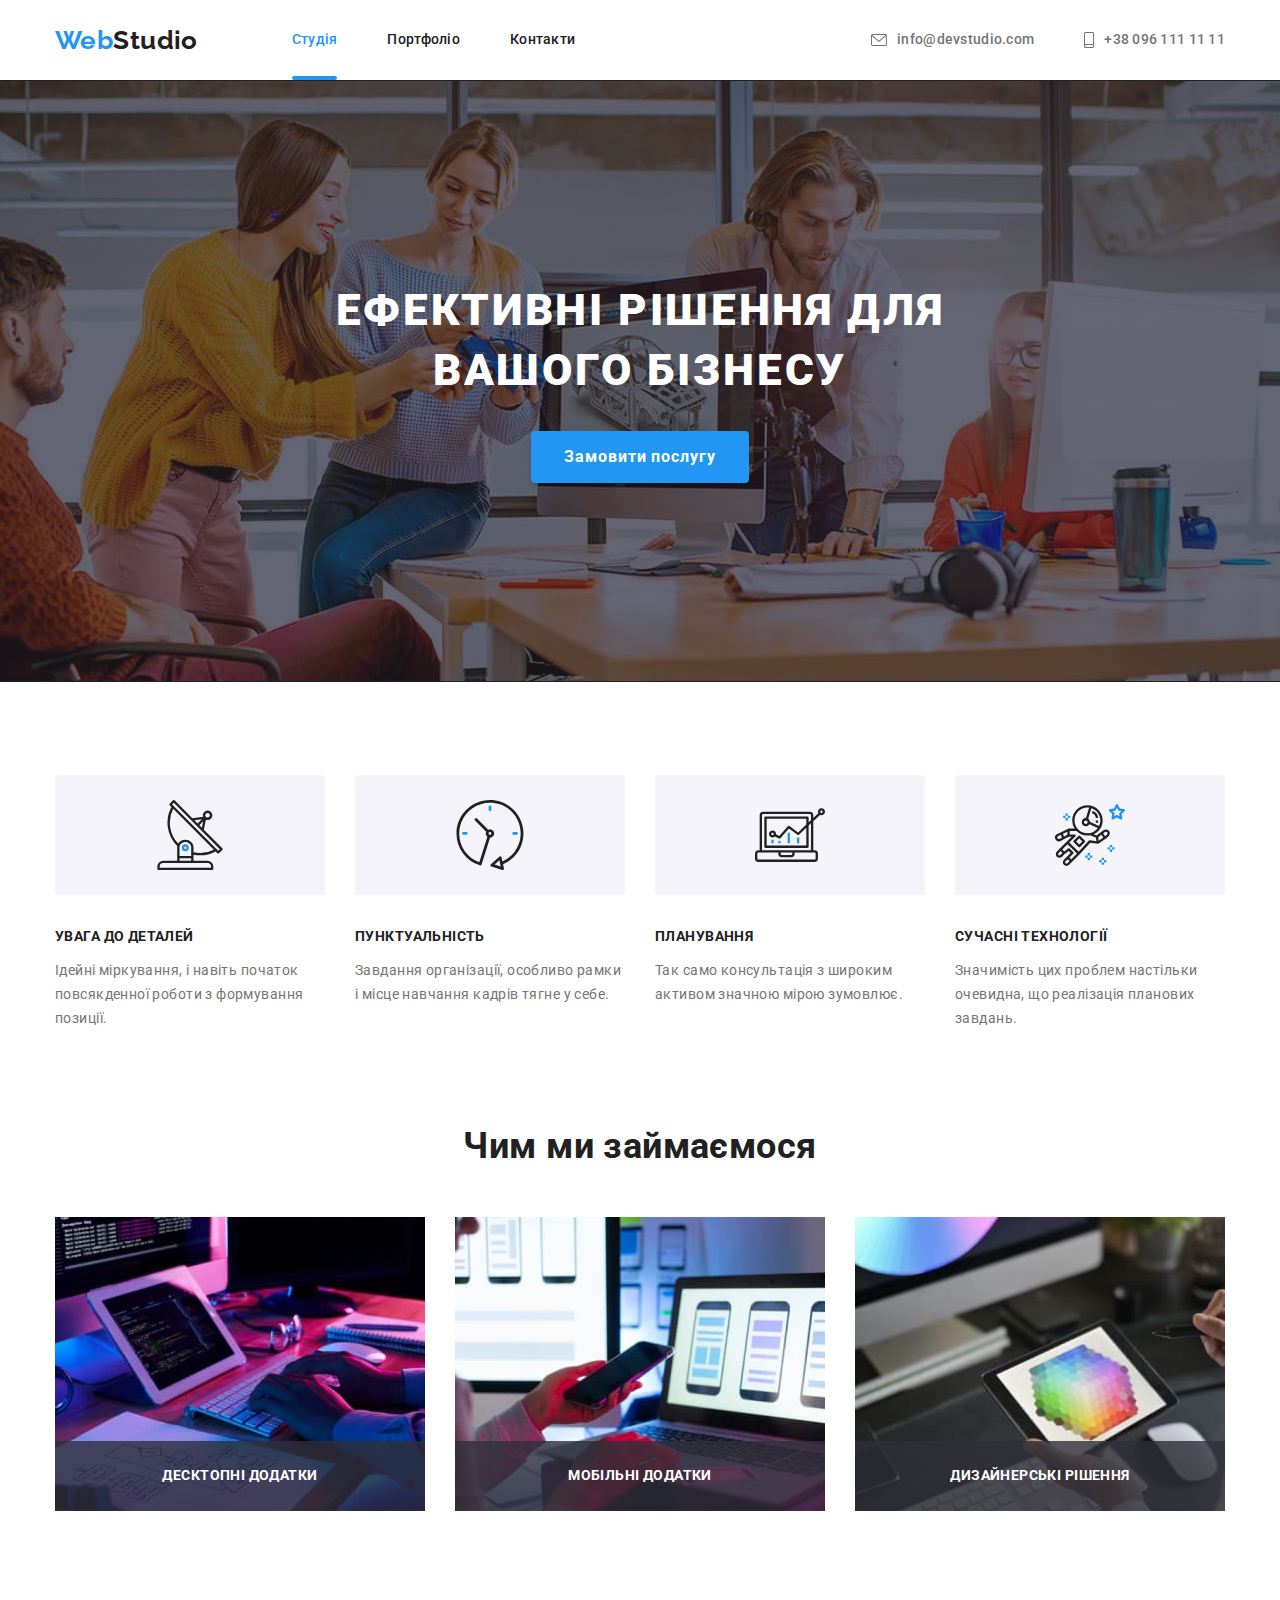
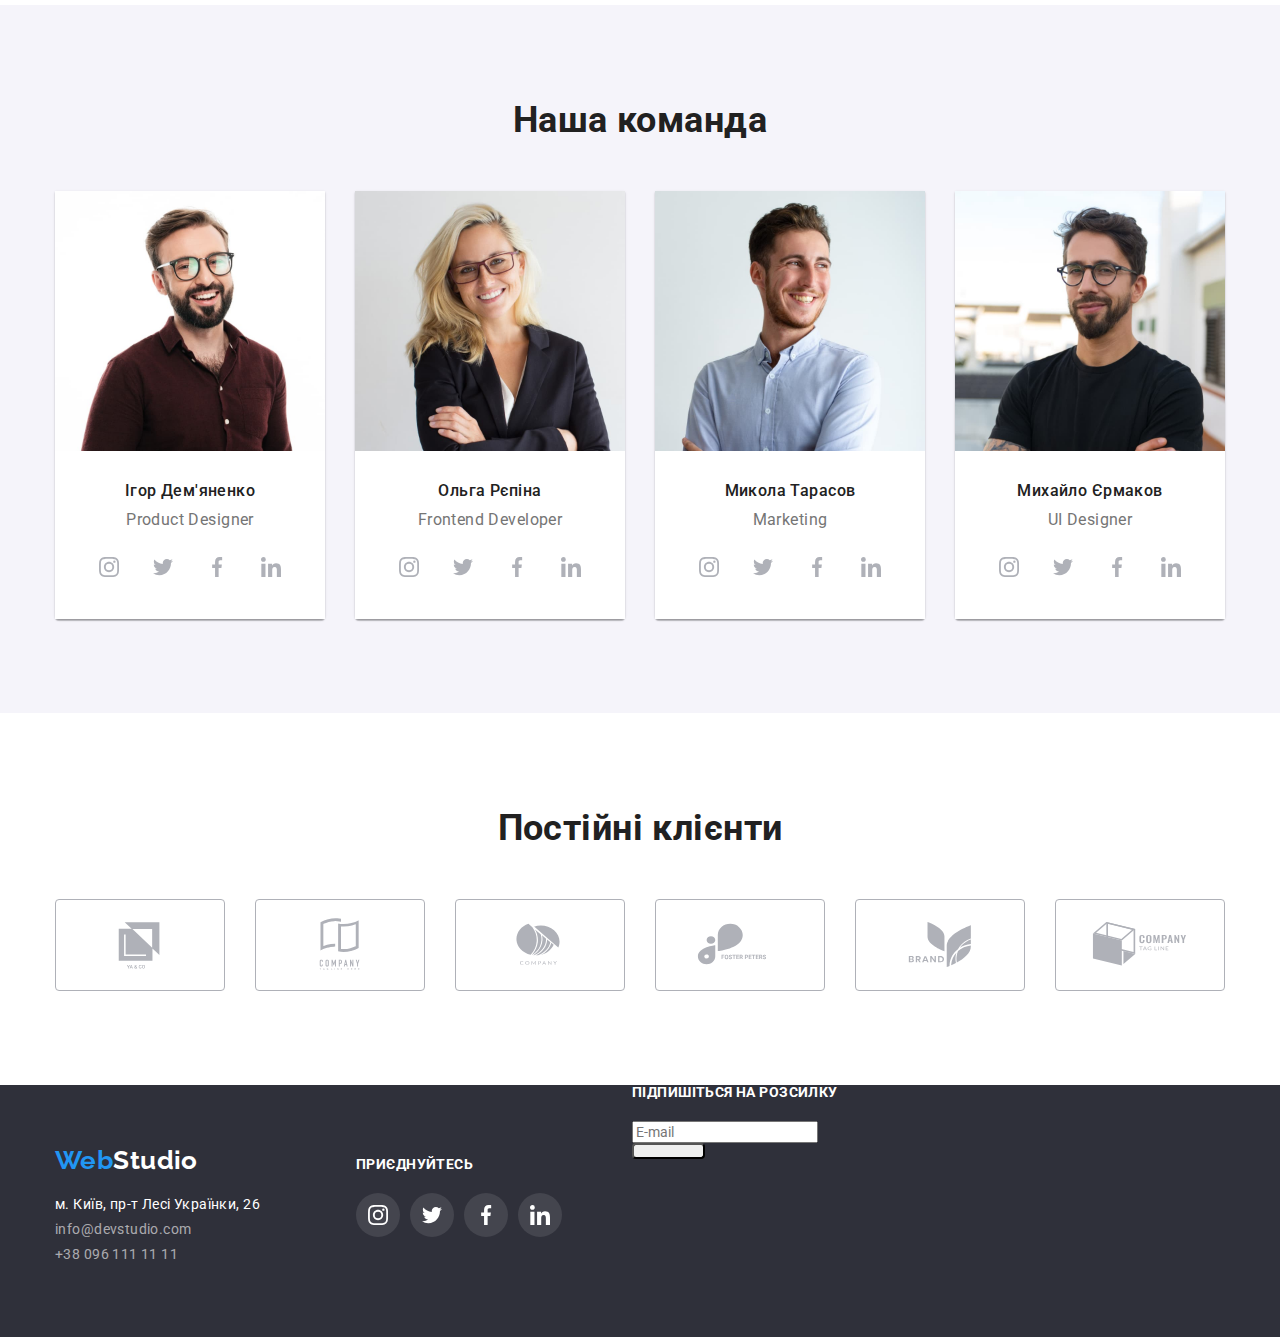
<file: index.html>
<!DOCTYPE html>
<html lang="uk">
  <head>
    <meta charset="UTF-8" />
    <meta http-equiv="X-UA-Compatible" content="IE=edge" />
    <meta name="viewport" content="width=device-width, initial-scale=1.0" />
    <title>Document</title>
    <link
      href="https://fonts.googleapis.com/css2?family=Raleway:wght@700&family=Roboto:wght@400;500;700;900&display=swap"
      rel="stylesheet"
    />
    <link
      rel="stylesheet"
      href="https://cdnjs.cloudflare.com/ajax/libs/modern-normalize/1.1.0/modern-normalize.min.css"
    />
    <link rel="stylesheet" href="./css/styles.css" />
  </head>

  <body>
    <!--Header-->

    <header class="page-header">
      <!-- LOGO -->
      <div class="container main-nav">
        <a href="./index.html" class="logo"
          ><span class="logo-part">Web</span>Studio</a
        >

        <!-- Site-nav -->

        <ul class="site-nav list">
          <li class="item">
            <a class="link current" href="./index.html">Студія</a>
          </li>
          <li class="item">
            <a class="link" href="./portfolio.html">Портфоліо</a>
          </li>
          <li class="item">
            <a href="" class="link">Контакти</a>
          </li>
        </ul>

        <!--Contacts-->

        <ul class="auth-nav">
          <li class="item">
            <a href="mailto:info@devstudio.com" class="link">
              <svg class="icon mail" width="16px" height="12px">
                <use href="./images/icons.svg#icon-envelope"></use>
              </svg>
              info@devstudio.com
            </a>
          </li>
          <li class="item">
            <a href="tel:+380961111111" class="link">
              <svg class="icon phone" width="10px" height="16px">
                <use href="./images/icons.svg#icon-smartphone"></use>
              </svg>
              +38 096 111 11 11
            </a>
          </li>
        </ul>
      </div>
    </header>

    <!--Main-->

    <main>
      <!--Hero-->

      <section class="hero overlay">
        <div class="container hero">
          <h1 class="hero-title">Ефективні рішення для вашого бізнесу</h1>
          <button type="button" class="button" data-modal-open>
            Замовити послугу
          </button>
        </div>
      </section>

      <!--Features-->

      <section class="section">
        <div class="container">
          <h2 class="visually-hidden">Переваги</h2>

          <ul class="features">
            <li class="items">
              <div class="wrp-icon">
                <svg class="icon">
                  <use href="./images/icons.svg#icon-antenna"></use>
                </svg>
              </div>
              <h3 class="title">УВАГА ДО ДЕТАЛЕЙ</h3>
              <p class="text">
                Ідейні міркування, і навіть початок повсякденної роботи з
                формування позиції.
              </p>
            </li>
            <li class="items">
              <div class="wrp-icon">
                <svg class="icon">
                  <use href="./images/icons.svg#icon-clock"></use>
                </svg>
              </div>
              <h3 class="title">ПУНКТУАЛЬНІСТЬ</h3>
              <p class="text">
                Завдання організації, особливо рамки і місце навчання кадрів
                тягне у себе.
              </p>
            </li>
            <li class="items">
              <div class="wrp-icon">
                <svg class="icon">
                  <use href="./images/icons.svg#icon-diagram"></use>
                </svg>
              </div>
              <h3 class="title">ПЛАНУВАННЯ</h3>
              <p class="text">
                Так само консультація з широким активом значною мірою зумовлює.
              </p>
            </li>
            <li class="items">
              <div class="wrp-icon">
                <svg class="icon">
                  <use href="./images/icons.svg#icon-astronaut"></use>
                </svg>
              </div>
              <h3 class="title">СУЧАСНІ ТЕХНОЛОГІЇ</h3>
              <p class="text">
                Значимість цих проблем настільки очевидна, що реалізація
                планових завдань.
              </p>
            </li>
          </ul>
        </div>
      </section>

      <!--What we do-->

      <section class="section what-we-do">
        <div class="container">
          <h2 class="section-title">Чим ми займаємося</h2>

          <ul class="works">
            <li class="items">
              <img src="./images/box-1.jpg" alt="Розробка" width="370" />
              <div class="img-desc">
                <h4 class="img-overlay-title">Десктопні додатки</h4>
              </div>
            </li>
            <li class="items">
              <img src="./images/box-2.jpg" alt="Стилізація" width="370" />
              <div class="img-desc">
                <h4 class="img-overlay-title">Мобільні додатки</h4>
              </div>
            </li>
            <li class="items">
              <img src="./images/box-3.jpg" alt="Дизайн" width="370" />
              <div class="img-desc">
                <h4 class="img-overlay-title">Дизайнерські рішення</h4>
              </div>
            </li>
          </ul>
        </div>
      </section>

      <!--Our Team-->

      <section class="section team">
        <div class="container team">
          <h2 class="section-title">Наша команда</h2>
          <ul class="team-list">
            <li class="item">
              <img src="./images/team-1.jpg" alt="Photo1" width="270" />
              <div class="description">
                <h3 class="title">Ігор Дем'яненко</h3>
                <p class="position">Product Designer</p>

                <ul class="team-links">
                  <li class="links-item">
                    <a href="" class="link">
                      <svg class="icon">
                        <use
                          href="./images/icons.svg#icon-instagram"
                        ></use></svg
                    ></a>
                  </li>
                  <li class="links-item">
                    <a href="" class="link">
                      <svg class="icon">
                        <use href="./images/icons.svg#icon-twitter"></use></svg
                    ></a>
                  </li>
                  <li class="links-item">
                    <a href="" class="link">
                      <svg class="icon">
                        <use href="./images/icons.svg#icon-facebook"></use></svg
                    ></a>
                  </li>
                  <li class="links-item">
                    <a href="" class="link">
                      <svg class="icon">
                        <use href="./images/icons.svg#icon-linkedin"></use></svg
                    ></a>
                  </li>
                </ul>
              </div>
            </li>
            <li class="item">
              <img src="./images/team-2.jpg" alt="Photo2" width="270" />
              <div class="description">
                <h3 class="title">Ольга Рєпіна</h3>
                <p class="position">Frontend Developer</p>
                <ul class="team-links">
                  <li class="links-item">
                    <a href="" class="link">
                      <svg class="icon">
                        <use
                          href="./images/icons.svg#icon-instagram"
                        ></use></svg
                    ></a>
                  </li>
                  <li class="links-item">
                    <a href="" class="link">
                      <svg class="icon">
                        <use href="./images/icons.svg#icon-twitter"></use></svg
                    ></a>
                  </li>
                  <li class="links-item">
                    <a href="" class="link">
                      <svg class="icon">
                        <use href="./images/icons.svg#icon-facebook"></use></svg
                    ></a>
                  </li>
                  <li class="links-item">
                    <a href="" class="link">
                      <svg class="icon">
                        <use href="./images/icons.svg#icon-linkedin"></use></svg
                    ></a>
                  </li>
                </ul>
              </div>
            </li>
            <li class="item">
              <img src="./images/team-3.jpg" alt="Photo3" width="270" />
              <div class="description">
                <h3 class="title">Микола Тарасов</h3>
                <p class="position">Marketing</p>
                <ul class="team-links">
                  <li class="links-item">
                    <a href="" class="link">
                      <svg class="icon">
                        <use
                          href="./images/icons.svg#icon-instagram"
                        ></use></svg
                    ></a>
                  </li>
                  <li class="links-item">
                    <a href="" class="link">
                      <svg class="icon">
                        <use href="./images/icons.svg#icon-twitter"></use></svg
                    ></a>
                  </li>
                  <li class="links-item">
                    <a href="" class="link">
                      <svg class="icon">
                        <use href="./images/icons.svg#icon-facebook"></use></svg
                    ></a>
                  </li>
                  <li class="links-item">
                    <a href="" class="link">
                      <svg class="icon">
                        <use href="./images/icons.svg#icon-linkedin"></use></svg
                    ></a>
                  </li>
                </ul>
              </div>
            </li>
            <li class="item">
              <img src="./images/team-4.jpg" alt="Photo4" width="270" />
              <div class="description">
                <h3 class="title">Михайло Єрмаков</h3>
                <p class="position">UI Designer</p>
                <ul class="team-links">
                  <li class="links-item">
                    <a href="" class="link">
                      <svg class="icon">
                        <use
                          href="./images/icons.svg#icon-instagram"
                        ></use></svg
                    ></a>
                  </li>
                  <li class="links-item">
                    <a href="" class="link">
                      <svg class="icon">
                        <use href="./images/icons.svg#icon-twitter"></use></svg
                    ></a>
                  </li>
                  <li class="links-item">
                    <a href="" class="link">
                      <svg class="icon">
                        <use href="./images/icons.svg#icon-facebook"></use></svg
                    ></a>
                  </li>
                  <li class="links-item">
                    <a href="" class="link">
                      <svg class="icon">
                        <use href="./images/icons.svg#icon-linkedin"></use></svg
                    ></a>
                  </li>
                </ul>
              </div>
            </li>
          </ul>
        </div>
      </section>

      <!-- Clients -->

      <section class="section">
        <div class="container">
          <h2 class="section-title">Постійні клієнти</h2>
          <ul class="clients">
            <li class="item">
              <a href="" class="link">
                <svg class="icon-client">
                  <use href="./images/icons.svg#icon-Logo1"></use>
                </svg>
              </a>
            </li>
            <li class="item">
              <a href="" class="link">
                <svg class="icon-client">
                  <use href="./images/icons.svg#icon-Logo2"></use>
                </svg>
              </a>
            </li>
            <li class="item">
              <a href="" class="link"
                ><svg class="icon-client">
                  <use href="./images/icons.svg#icon-Logo3"></use></svg
              ></a>
            </li>
            <li class="item">
              <a href="" class="link"
                ><svg class="icon-client">
                  <use href="./images/icons.svg#icon-Logo4"></use></svg
              ></a>
            </li>
            <li class="item">
              <a href="" class="link"
                ><svg class="icon-client">
                  <use href="./images/icons.svg#icon-Logo5"></use></svg
              ></a>
            </li>
            <li class="item">
              <a href="" class="link"
                ><svg class="icon-client">
                  <use href="./images/icons.svg#icon-Logo6"></use></svg
              ></a>
            </li>
          </ul>
        </div>
      </section>
    </main>

    <!--Footer-->

    <footer class="footer">
      <div class="footer-content container">
        <!-- Adress -->

        <div class="item address">
          <a href="./index.html" class="logo"
            ><span class="logo-part">Web</span>Studio</a
          >

          <ul class="address-list">
            <li>
              <a href="" class="link map">м. Київ, пр-т Лесі Українки, 26</a>
            </li>
            <li>
              <a href="mailto:info@devstudio.com" class="link"
                >info@devstudio.com
              </a>
            </li>
            <li>
              <a href="tel:+380961111111" class="link tel"
                >+38 096 111 11 11
              </a>
            </li>
          </ul>
        </div>

        <!-- Social -->
        <!-- <div class="socials"> -->
        <div class="item socials">
          <h3 class="footer-title">Приєднуйтесь</h3>
          <ul class="socials-links">
            <li class="links-item">
              <a href="" class="link">
                <svg class="icon">
                  <use href="./images/icons.svg#icon-instagram"></use></svg
              ></a>
            </li>
            <li class="links-item">
              <a href="" class="link">
                <svg class="icon">
                  <use href="./images/icons.svg#icon-twitter"></use></svg
              ></a>
            </li>
            <li class="links-item">
              <a href="" class="link">
                <svg class="icon">
                  <use href="./images/icons.svg#icon-facebook"></use></svg
              ></a>
            </li>
            <li class="links-item">
              <a href="" class="link">
                <svg class="icon">
                  <use href="./images/icons.svg#icon-linkedin"></use></svg
              ></a>
            </li>
          </ul>
        </div>

        <!-- Sign up -->

        <div class="item sign-up">
          <h3 class="footer-title">Підпишіться на розсилку</h3>

          <label>
            <input type="email" name="user_email" placeholder="E-mail" />
          </label>
          <button class="submit button" type="submit"></button>
        </div>
      </div>
      <!-- </div> -->
    </footer>

    <!-- Modal window -->

    <div class="backdrop is-hidden" data-modal>
      <div class="modal">
        <button class="modal-button" type="button" data-modal-close>
          <svg>
            <use href="./images/icons.svg#icon-close-black-cross"></use>
          </svg>
        </button>

        <!-- Form -->

        <form class="modal-form">
          <h3 class="form-title">Залиште свої дані, ми вам передзвонимо</h3>
          <div class="form-field">
            <label class="form-label" for="name">Ім'я</label>
            <input class="form-input" type="name" name="user_name" id="name" />
          </div>
          <div class="form-field">
            <label class="form-label" for="tel">Телефон></label>
            <input class="form-input" type="tel" name="user_phone" id="tel" />
          </div>
          <div class="form-field">
            <label class="form-label" for="mail">Пошта</label>
            <input
              class="form-input"
              type="email"
              name="user_email"
              id="mail"
            />
          </div>
          <div class="form-field">
            <label class="form-label textarea" for="feedback">Коментар </label>
            <textarea
              class="form-input"
              name="feedback"
              rows="8"
              placeholder="Введіть текст"
            ></textarea>
          </div>
          <div class="form-field">
            <label>
              <input
                type="checkbox"
                name="agreement"
                value="confirmed"
                checked
              />
              Погоджуюся з розсилкою та приймаю <a href="">Умови договору</a>
            </label>
          </div>
          <button class="form-button button" type="submit">Відправити</button>
        </form>
      </div>
    </div>

    <script src="./js/modal,js"></script>
  </body>
</html>
</file>
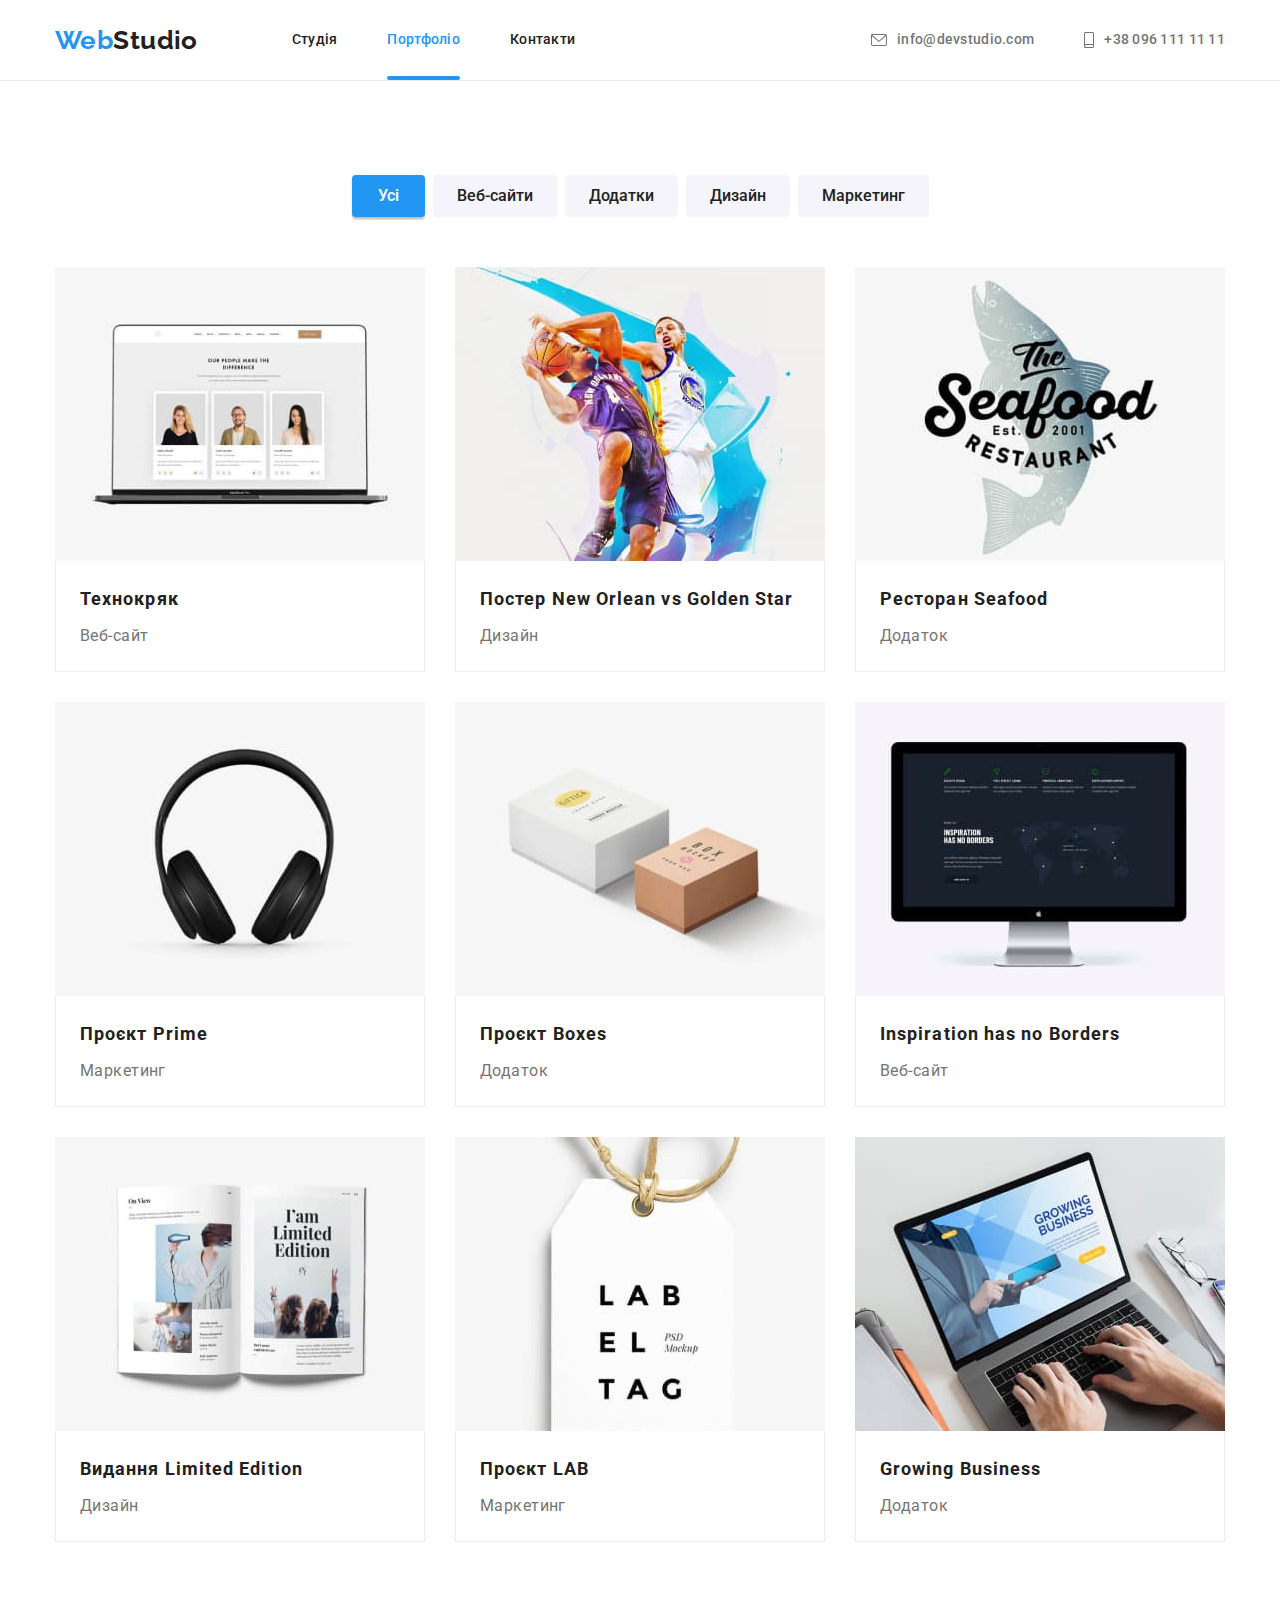
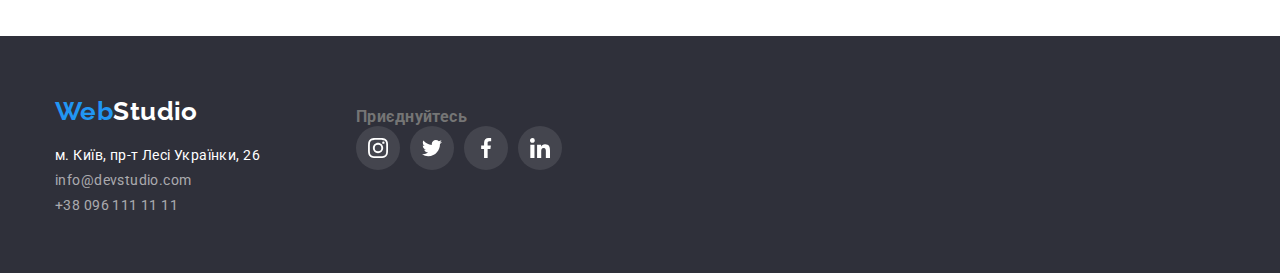
<file: portfolio.html>
<!DOCTYPE html>
<html lang="uk">
  <head>
    <meta charset="UTF-8" />
    <meta http-equiv="X-UA-Compatible" content="IE=edge" />
    <meta name="viewport" content="width=device-width, initial-scale=1.0" />
    <title>Document</title>
    <link
      href="https://fonts.googleapis.com/css2?family=Raleway:wght@700&family=Roboto:wght@400;500;700;900&display=swap"
      rel="stylesheet"
    />
    <link
      rel="stylesheet"
      href="https://cdnjs.cloudflare.com/ajax/libs/modern-normalize/1.1.0/modern-normalize.min.css"
    />
    <link rel="stylesheet" href="./css/styles.css" />
  </head>

  <body>
    <!--Header-->

    <header class="page-header">
      <!-- LOGO -->
      <div class="container main-nav">
        <a href="./index.html" class="logo"
          ><span class="logo-part">Web</span>Studio</a
        >

        <!-- Site-nav -->

        <ul class="site-nav list">
          <li class="item">
            <a class="link" href="./index.html">Студія</a>
          </li>
          <li class="item">
            <a class="link current" href="./portfolio.html">Портфоліо</a>
          </li>
          <li class="item">
            <a href="" class="link">Контакти</a>
          </li>
        </ul>

        <!--Contacts-->

        <ul class="auth-nav">
          <li class="item">
            <a href="mailto:info@devstudio.com" class="link">
              <svg class="icon mail" width="16px" height="12px">
                <use href="images/icons.svg#icon-envelope"></use>
              </svg>
              info@devstudio.com
            </a>
          </li>
          <li class="item">
            <a href="tel:+380961111111" class="link">
              <svg class="icon phone" width="10px" height="16px">
                <use href="images/icons.svg#icon-smartphone"></use>
              </svg>
              +38 096 111 11 11
            </a>
          </li>
        </ul>
      </div>
    </header>

    <!--Main-->

    <main>
      <section class="section">
        <div class="container">
          <h1 class="visually-hidden">Our works</h1>
          <!-- Filters -->

          <ul class="filters">
            <li class="item">
              <button type="button" class="button primary">Усі</button>
            </li>
            <li class="item">
              <button type="button" class="button secondary">Веб-сайти</button>
            </li>
            <li class="item">
              <button type="button" class="button secondary">Додатки</button>
            </li>
            <li class="item">
              <button type="button" class="button secondary">Дизайн</button>
            </li>
            <li class="item">
              <button type="button" class="button secondary">Маркетинг</button>
            </li>
          </ul>

          <!-- Projects Cards -->

          <ul class="projects">
            <li class="project">
              <a class="project-link" href="">
                <div class="project-thumb">
                  <img
                    class="img"
                    src="./images/project-1.jpg"
                    alt="Вебсайт Технокряк"
                  />
                  <p class="thumb-text">
                    Ресурс пропонує комплексні пропозиції з різним рівнем
                    функціоналу та сервісів. Все це дозволить відвідувачу
                    отримати вичерпні відомості про компанію чи приватну особу.
                  </p>
                </div>
                <div class="wrp-img">
                  <h2 class="img-title">Технокряк</h2>
                  <p class="img-description">Веб-сайт</p>
                </div>
              </a>
            </li>
            <li class="project">
              <a class="project-link" href="">
                <div class="project-thumb">
                  <img
                    class="img"
                    src="./images/project-2.jpg"
                    alt="Постер New Orlean vs Golden Star"
                  />
                  <p class="thumb-text">
                    Ресурс пропонує комплексні пропозиції з різним рівнем
                    функціоналу та сервісів. Все це дозволить відвідувачу
                    отримати вичерпні відомості про компанію чи приватну особу.
                  </p>
                </div>
                <div class="wrp-img">
                  <h2 class="img-title">Постер New Orlean vs Golden Star</h2>
                  <p class="img-description">Дизайн</p>
                </div>
              </a>
            </li>
            <li class="project">
              <a class="project-link" href="">
                <div class="project-thumb">
                  <img
                    class="img"
                    src="./images/project-3.jpg"
                    alt="Ресторан Seafood"
                  />
                  <p class="thumb-text">
                    Ресурс пропонує комплексні пропозиції з різним рівнем
                    функціоналу та сервісів. Все це дозволить відвідувачу
                    отримати вичерпні відомості про компанію чи приватну особу.
                  </p>
                </div>
                <div class="wrp-img">
                  <h2 class="img-title">Ресторан Seafood</h2>
                  <p class="img-description">Додаток</p>
                </div>
              </a>
            </li>
            <li class="project">
              <a class="project-link" href="">
                <div class="project-thumb">
                  <img
                    class="img"
                    src="./images/project-4.jpg"
                    alt="Проєкт Prime"
                  />
                  <p class="thumb-text">
                    Ресурс пропонує комплексні пропозиції з різним рівнем
                    функціоналу та сервісів. Все це дозволить відвідувачу
                    отримати вичерпні відомості про компанію чи приватну особу.
                  </p>
                </div>
                <div class="wrp-img">
                  <h2 class="img-title">Проєкт Prime</h2>
                  <p class="img-description">Маркетинг</p>
                </div>
              </a>
            </li>
            <li class="project">
              <a class="project-link" href="">
                <div class="project-thumb">
                  <img
                    class="img"
                    src="./images/project-5.jpg"
                    alt="Проєкт Boxes"
                  />
                  <p class="thumb-text">
                    Ресурс пропонує комплексні пропозиції з різним рівнем
                    функціоналу та сервісів. Все це дозволить відвідувачу
                    отримати вичерпні відомості про компанію чи приватну особу.
                  </p>
                </div>
                <div class="wrp-img">
                  <h2 class="img-title">Проєкт Boxes</h2>
                  <p class="img-description">Додаток</p>
                </div>
              </a>
            </li>
            <li class="project">
              <a class="project-link" href="">
                <div class="project-thumb">
                  <img
                    class="img"
                    src="./images/project-6.jpg"
                    alt="Веб-сайт Inspiration has no Borders"
                  />
                  <p class="thumb-text">
                    Ресурс пропонує комплексні пропозиції з різним рівнем
                    функціоналу та сервісів. Все це дозволить відвідувачу
                    отримати вичерпні відомості про компанію чи приватну особу.
                  </p>
                </div>
                <div class="wrp-img">
                  <h2 class="img-title">Inspiration has no Borders</h2>
                  <p class="img-description">Веб-сайт</p>
                </div>
              </a>
            </li>
            <li class="project">
              <a class="project-link" href="">
                <div class="project-thumb">
                  <img
                    class="img"
                    src="./images/project-7.jpg"
                    alt="Видання Limited Edition"
                  />
                  <p class="thumb-text">
                    Ресурс пропонує комплексні пропозиції з різним рівнем
                    функціоналу та сервісів. Все це дозволить відвідувачу
                    отримати вичерпні відомості про компанію чи приватну особу.
                  </p>
                </div>
                <div class="wrp-img">
                  <h2 class="img-title">Видання Limited Edition</h2>
                  <p class="img-description">Дизайн</p>
                </div>
              </a>
            </li>
            <li class="project">
              <a class="project-link" href="">
                <div class="project-thumb">
                  <img
                    class="img"
                    src="./images/project-8.jpg"
                    alt="Проєкт LAB"
                  />
                  <p class="thumb-text">
                    Ресурс пропонує комплексні пропозиції з різним рівнем
                    функціоналу та сервісів. Все це дозволить відвідувачу
                    отримати вичерпні відомості про компанію чи приватну особу.
                  </p>
                </div>
                <div class="wrp-img">
                  <h2 class="img-title">Проєкт LAB</h2>
                  <p class="img-description">Маркетинг</p>
                </div>
              </a>
            </li>
            <li class="project">
              <a class="project-link" href="">
                <div class="project-thumb">
                  <img
                    class="img"
                    src="./images/project-9.jpg"
                    alt="Додаток Growing Business"
                  />
                  <p class="thumb-text">
                    Ресурс пропонує комплексні пропозиції з різним рівнем
                    функціоналу та сервісів. Все це дозволить відвідувачу
                    отримати вичерпні відомості про компанію чи приватну особу.
                  </p>
                </div>
                <div class="wrp-img">
                  <h2 class="img-title">Growing Business</h2>
                  <p class="img-description">Додаток</p>
                </div>
              </a>
            </li>
          </ul>
        </div>
      </section>
    </main>

    <!--Footer-->

    <footer class="footer">
      <div class="footer-content container">
        <!-- Adress -->

        <div class="item address">
          <a href="./index.html" class="logo"
            ><span class="logo-part">Web</span>Studio</a
          >

          <ul class="address-list">
            <li>
              <a href="" class="link map">м. Київ, пр-т Лесі Українки, 26</a>
            </li>
            <li>
              <a href="mailto:info@devstudio.com" class="link"
                >info@devstudio.com
              </a>
            </li>
            <li>
              <a href="tel:+380961111111" class="link tel"
                >+38 096 111 11 11
              </a>
            </li>
          </ul>
        </div>

        <!-- Social -->
        <div class="item socials">
          <h3 class="title">Приєднуйтесь</h3>
          <ul class="socials-links">
            <li class="links-item">
              <a href="" class="link">
                <svg class="icon">
                  <use href="./images/icons.svg#icon-instagram"></use></svg
              ></a>
            </li>
            <li class="links-item">
              <a href="" class="link">
                <svg class="icon">
                  <use href="./images/icons.svg#icon-twitter"></use></svg
              ></a>
            </li>
            <li class="links-item">
              <a href="" class="link">
                <svg class="icon">
                  <use href="./images/icons.svg#icon-facebook"></use></svg
              ></a>
            </li>
            <li class="links-item">
              <a href="" class="link">
                <svg class="icon">
                  <use href="./images/icons.svg#icon-linkedin"></use></svg
              ></a>
            </li>
          </ul>
        </div>
      </div>
    </footer>
  </body>
</html>
</file>
<file: css/styles.css>
:root {
  --primary-text-color: #757575;
  --title-color: #212121;
  --accent-color: #2196f3;
  --button-text-color: #ffffff;
  --primary-background-color: #fff;
  --secondary-background-color: #f5f4fa;
}

body {
  margin: 0;
  background-color: var(--primary-background-color);
  color: var(--primary-text-color);
  font-family: 'Roboto', sans-serif;
  font-size: 14px;
  letter-spacing: 0.03em;
}

/* Utilites */

ul {
  list-style: none;
  padding: 0;
  margin: 0;
}

h1,
h2,
h3,
h4,
h5,
h6,
p {
  margin: 0;
}

img {
  display: block;
  width: 100%;
  height: auto;
}

a {
  text-decoration: none;
  color: inherit;
}

/* Page-header */

.page-header {
  border-bottom: 1px solid #ececec;
}

.container {
  width: 1200px;
  padding-left: 15px;
  padding-right: 15px;
  margin-left: auto;
  margin-right: auto;
}

.main-nav {
  display: flex;
  align-items: center;
  justify-content: space-between;
  margin-bottom: 0;
}

/* LOGO */

.logo {
  color: var(--title-color);
  font-family: Raleway, sans-serif;
  font-weight: 700;
  font-size: 26px;
  line-height: 1.19;
  text-decoration: none;
  transition-property: color;
  transition-duration: 250ms;
  transition-timing-function: cubic-bezier(0.4, 0, 0.2, 1);
}

.logo-part {
  color: var(--accent-color);
}

.logo:hover,
.logo:focus {
  color: var(--accent-color);
}

/* site-nav */

.site-nav {
  margin-left: 94px;
}

.site-nav.list {
  display: flex;
}

.site-nav .item + .item {
  margin-left: 50px;
}

.site-nav .link {
  position: relative;
  display: block;
  color: var(--title-color);
  font-weight: 500;
  font-size: 14px;
  line-height: 1.14;
  letter-spacing: 0.02em;
  text-decoration: none;
  padding-top: 32px;
  padding-bottom: 32px;
  transition-property: color;
  transition-duration: 250ms;
  transition-timing-function: cubic-bezier(0.4, 0, 0.2, 1);
}

.site-nav .link:hover,
.site-nav .link:focus {
  color: var(--accent-color);
}

.site-nav .item {
}

.site-nav .link.current {
  color: var(--accent-color);
}

.site-nav .link.current::after {
  content: '';
  display: block;
  width: 100%;
  height: 4px;
  background: var(--accent-color);
  border-radius: 2px;
  position: absolute;
  bottom: 0;
  left: 0;
  opacity: 1;
}

.auth-nav {
  display: flex;
  margin-left: auto;
  justify-content: center;
  align-content: center;
}

.auth-nav .item + .item {
  margin-left: 50px;
}

.auth-nav .link {
  display: flex;
  gap: 10px;
  padding-top: 32px;
  padding-bottom: 32px;
  color: var(--primary-text-color);
  font-weight: 500;
  font-size: 14px;
  line-height: 1.14;
  letter-spacing: 0.02em;
  text-decoration: none;
  align-items: center;
  transition-property: color, fill;
  transition-duration: 250ms;
  transition-timing-function: cubic-bezier(0.4, 0, 0.2, 1);
}

.auth-nav .link:hover,
.auth-nav .link:focus {
  color: var(--accent-color);
}

.icon.mail,
.icon.phone {
  fill: var(--primary-text-color);
  transition-property: fill;
  transition-duration: 250ms;
  transition-timing-function: cubic-bezier(0.4, 0, 0.2, 1);
}

.auth-nav .link:hover .icon.mail,
.auth-nav .link:focus .icon.mail,
.auth-nav .link:hover .icon.phone,
.auth-nav .link:focus .icon.phone {
  fill: var(--accent-color);
}

/* Hero */

.overlay {
  max-width: 1600px;
  height: 600px;
  margin-left: auto;
  margin-right: auto;
  outline: 1px solid var(--title-color);
  background-color: #2f303a;
  background-image: linear-gradient(
      to right,
      rgba(47, 48, 58, 0.4),
      rgba(47, 48, 58, 0.4)
    ),
    url(../images/BGI-hero.jpg);
  background-size: cover;
  background-position: center;
}

.container.hero {
  padding-top: 200px;
  padding-bottom: 200px;
  text-align: center;
}

.overlay.hero {
}

.hero-title {
  width: 696px;
  margin-top: 0;
  margin-bottom: 30px;
  margin-left: auto;
  margin-right: auto;
  color: var(--button-text-color);
  font-weight: 900;
  font-size: 44px;
  line-height: 1.36;
  letter-spacing: 0.06em;
  text-transform: uppercase;
}

.hero .button {
  display: inline-block;
  background-color: var(--accent-color);
  color: var(--button-text-color);
  font-family: inherit;
  font-weight: 700;
  font-size: 16px;
  line-height: 1.87;
  letter-spacing: 0.06em;
  cursor: pointer;
  box-shadow: 0px 4px 4px rgba(0, 0, 0, 0.15);
  border-radius: 4px;
  padding: 10px 32px;
  text-align: center;
  border: 1px solid transparent;
  transition-property: background-color;
  transition-duration: 250ms;
  transition-timing-function: cubic-bezier(0.4, 0, 0.2, 1);
}

.hero .button:hover,
.hero .button:focus {
  background-color: #188ce8;
}

/* Section */

.section {
  padding-top: 94px;
  padding-bottom: 94px;
}

.visually-hidden {
  position: absolute;
  white-space: nowrap;
  width: 1px;
  height: 1px;
  overflow: hidden;
  border: 0;
  padding: 0;
  clip: rect(0 0 0 0);
  clip-path: inset(50%);
  margin: -1px;
}

.features {
  display: flex;
  gap: 30px;
}

.features .item {
  width: 270px;
}

.features .wrp-icon {
  display: flex;
  width: 270px;
  height: 120px;
  padding: 0;
  margin-bottom: 30px;
  border: none;
  background-color: var(--secondary-background-color);
  border-radius: 4px;
  align-items: center;
  justify-content: center;
}

.wrp-icon .icon {
  width: 70px;
  height: 70px;
}

.section-title {
  margin-bottom: 50px;
  color: var(--title-color);
  font-weight: 700;
  font-size: 36px;
  line-height: 1.17;
  text-align: center;
}

.features .title {
  margin-bottom: 10px;
  color: var(--title-color);
  font-weight: 700;
  font-size: 14px;
  line-height: 1.71;
}

.features .text {
  color: var(--primary-text-color);
  font-size: 14px;
  line-height: 1.71;
}

/* what do we do */

.section.what-we-do {
  padding-top: 0;
}

.works {
  display: flex;
  gap: 30px;
}

.works .items {
  position: relative;
}

.works .img-desc {
  width: 100%;
  height: 70px;
  background-color: rgba(47, 48, 58, 0.8);
  padding: 27px;
  text-align: center;
  position: absolute;
  bottom: 0;
  left: 0;
}

.img-overlay-title {
  font-weight: 700;
  font-size: 14px;
  line-height: 1.14;
  text-transform: uppercase;
  color: var(--button-text-color);
}

/* TEAM */

.section.team {
  background-color: var(--secondary-background-color);
}

.team-list {
  display: flex;
  gap: 30px;
}

.team-list .item {
  width: 270px;
  height: 428px;
  box-shadow: 0px 1px 3px rgba(0, 0, 0, 0.12), 0px 1px 1px rgba(0, 0, 0, 0.14),
    0px 2px 1px rgba(0, 0, 0, 0.2);
  border-radius: 0px 0px 4px 4px;
}

.team-list .description {
  padding-top: 30px;
  padding-bottom: 30px;
  text-align: center;
  background-color: var(--primary-background-color);
}
.team-list .title {
  margin-bottom: 10px;
  color: var(--title-color);
  font-weight: 500;
  font-size: 16px;
  line-height: 1.19;
}

.team-list .position {
  font-size: 16px;
  line-height: 1.19;
  margin-bottom: 16px;
}

.team-links {
  display: flex;
  margin-right: auto;
  margin-left: auto;
  gap: 10px;
  width: 206px;
  height: 44px;
}

.team-links .link {
  display: flex;
  width: 44px;
  height: 44px;
  justify-content: center;
  align-items: center;
  border-radius: 50%;
  transition-property: background-color;
  transition-duration: 250ms;
  transition-timing-function: cubic-bezier(0.4, 0, 0.2, 1);
}

.team-list .link:hover,
.team-list .link:focus {
  background-color: var(--accent-color);
}

.team-list .icon {
  width: 20px;
  height: 20px;
  fill: #afb1b8;
  transition-property: fill;
  transition-duration: 250ms;
  transition-timing-function: cubic-bezier(0.4, 0, 0.2, 1);
}

.team-list .link:hover .icon,
.team-list .link:focus .icon {
  fill: var(--button-text-color);
}

/* Clients */

.clients {
  display: flex;
  gap: 30px;
}

.clients .item {
  width: 170px;
  height: 92px;
}

.clients .link {
  display: flex;
  align-items: center;
  justify-content: center;
  width: 100%;
  height: 100%;
  border: 1px solid #afb1b8;
  border-radius: 4px;
  outline: transparent;
  transition-property: border;
  transition-duration: 250ms;
  transition-timing-function: cubic-bezier(0.4, 0, 0.2, 1);
}

.clients .link:hover,
.clients .link:focus {
  border: 1px solid var(--accent-color);
}

.icon-client {
  fill: #afb1b8;
  width: 106px;
  height: 60px;
  transition-property: fill;
  transition-duration: 250ms;
  transition-timing-function: cubic-bezier(0.4, 0, 0.2, 1);
}

.clients .link:hover .icon-client,
.clients .link:focus .icon-client {
  fill: var(--accent-color);
}

/* Footer */

.footer {
  background-color: #2f303a;
}

.footer-content {
  display: flex;
  gap: 70px;
}

.item.address {
  width: 231px;
  padding-top: 60px;
  padding-bottom: 60px;
}

.footer .logo {
  color: var(--button-text-color);
  display: block;
  margin-bottom: 20px;
}

.address-list .link.map {
  color: var(--button-text-color);
}

.address-list .link {
  display: block;
  margin-bottom: 9px;
  color: rgba(255, 255, 255, 0.6);
  text-decoration: none;
  transition-property: color;
  transition-duration: 250ms;
  transition-timing-function: cubic-bezier(0.4, 0, 0.2, 1);
}

.address-list .link.tel {
  margin-bottom: 0;
}

.address-list .link:focus,
.address-list .link:hover {
  color: var(--accent-color);
}

/* Socials */

.socials-links {
  display: flex;
  gap: 10px;
}
/* 
.socials {
  display: flex;
  gap: 93px;
} */

.item.socials {
  padding-top: 72px;
  padding-bottom: 100px;
  /* /* margin-left: 516px;
  margin-right: 878px; */
  /* } */
}

.footer-title {
  margin-bottom: 20px;
  font-weight: 700;
  font-size: 14px;
  line-height: 1.14;
  letter-spacing: 0.03em;
  text-transform: uppercase;
  color: var(--button-text-color);
}

.socials-links .link {
  display: flex;
  width: 44px;
  height: 44px;
  align-items: center;
  justify-content: center;
  border-radius: 50%;
  background-color: rgba(255, 255, 255, 0.1);
  transition-property: background-color;
  transition-duration: 250ms;
  transition-timing-function: cubic-bezier(0.4, 0, 0.2, 1);
}

.socials-links .icon {
  width: 20px;
  height: 20px;
  fill: var(--button-text-color);
}

.socials-links .link:hover,
.socials-links .link:focus {
  background-color: var(--accent-color);
}

/* Sign up */

.item .sign-up {
  padding-bottom: 72px;
  padding-bottom: 94px;
}

/* PORTFOLIO */

.filters {
  display: flex;
  margin-bottom: 50px;
  justify-content: center;
}

.filters .item + .item {
  margin-left: 8px;
}

.button {
  display: block;
  padding: 6px 22px;
  min-width: 73px;
  text-align: center;
  font-family: inherit;
  font-weight: 500;
  font-size: 16px;
  line-height: 1.62;
  cursor: pointer;
  border-radius: 4px;
  transition-property: color, background-color, box-shadow;
  transition-duration: 250ms;
  transition-timing-function: cubic-bezier(0.4, 0, 0.2, 1);
}

.filters .button:hover,
.filters .button:focus {
  color: var(--button-text-color);
  background-color: var(--accent-color);
  box-shadow: 0px 3px 1px rgba(0, 0, 0, 0.1), 0px 1px 2px rgba(0, 0, 0, 0.08),
    0px 2px 2px rgba(0, 0, 0, 0.12);
}

.button.primary {
  color: var(--button-text-color);
  background-color: var(--accent-color);
  border-color: transparent;
  box-shadow: 0px 3px 1px rgba(0, 0, 0, 0.1), 0px 1px 2px rgba(0, 0, 0, 0.08),
    0px 2px 2px rgba(0, 0, 0, 0.12);
}

.button.secondary {
  color: var(--title-color);
  background-color: var(--secondary-background-color);
  border-color: transparent;
}

/* Projects */

.projects {
  display: flex;
  flex-wrap: wrap;
  gap: 30px;
  flex-basis: 370px;
}

.projects .poject {
  width: 370px;
  height: 404px;
  overflow: hidden;
}

.project-link {
  display: block;
  outline: transparent;
  transition-property: box-shadow;
  transition-duration: 250ms;
  transition-timing-function: cubic-bezier(0.4, 0, 0.2, 1);
}

.project-thumb {
  position: relative;
  overflow: hidden;
}

.project-thumb::after {
  content: '';
  display: inline-block;
  position: absolute;
  width: 100%;
  height: 294px;
  top: 100%;
  left: 0;
  background-color: rgba(33, 150, 243, 0.9);
  transition-property: transform;
  transition-duration: 250ms;
  transition-timing-function: cubic-bezier(0.4, 0, 0.2, 1);
}

.thumb-text {
  position: absolute;
  top: 100%;
  left: 0;
  width: 100%;
  padding: 63px 24px;
  margin: 0;
  font-weight: 400;
  font-size: 18px;
  line-height: 1.75;
  color: var(--button-text-color);
  z-index: 1;
  transition-property: transform;
  transition-duration: 250ms;
  transition-timing-function: cubic-bezier(0.4, 0, 0.2, 1);
}

.project-link:hover ::after,
.project-link:focus ::after {
  transform: translateY(-100%);
  opacity: 1;
}

.project-link:hover .thumb-text,
.project-link:focus .thumb-text {
  transform: translateY(-294px);
  opacity: 1;
}

.project-link:hover,
.project-link:focus {
  box-shadow: 0px 1px 1px rgba(0, 0, 0, 0.12), 0px 4px 4px rgba(0, 0, 0, 0.06),
    1px 4px 6px rgba(0, 0, 0, 0.16);
}

.wrp-img {
  padding-top: 20px;
  padding-bottom: 20px;
  padding-left: 24px;
  padding-right: 24px;
  border-left: 1px solid #eeeeee;
  border-right: 1px solid #eeeeee;
  border-bottom: 1px solid #eeeeee;
}

.projects .img-title {
  color: var(--title-color);
  font-weight: 700;
  font-size: 18px;
  line-height: 2;
  letter-spacing: 0.06em;
  margin-bottom: 4px;
}

.projects .img-description {
  font-size: 16px;
  line-height: 1.87;
}

.backdrop {
  position: fixed;
  top: 0;
  left: 0;
  width: 100%;
  height: 100%;
  background: rgba(0, 0, 0, 0.2);
  opacity: 1;
  visibility: visible;
  transition: opacity 250ms cubic-bezier(0.4, 0, 0.2, 1),
    visibility 250ms cubic-bezier(0.4, 0, 0.2, 1);
}

.backdrop.is-hidden {
  opacity: 0;
  pointer-events: none;
  visibility: hidden;
}

.backdrop.is-hidden .modal {
  transform: translateX(-50%) translateY(-70%);
  opacity: 0;
}

.modal {
  position: absolute;
  width: 528px;
  height: 581px;
  top: 50%;
  left: 50%;
  opacity: 1;
  transform: translateX(-50%) translateY(-50%);
  background: var(--primary-background-color);
  box-shadow: 0px 1px 3px rgba(0, 0, 0, 0.12), 0px 1px 1px rgba(0, 0, 0, 0.14),
    0px 2px 1px rgba(0, 0, 0, 0.2);
  border-radius: 4px;
  transition: transform 400ms cubic-bezier(0.4, 0, 0.2, 1),
    opacity 400ms cubic-bezier(0.4, 0, 0.2, 1);
  padding: 40px;
}

.modal-button {
  position: absolute;
  top: 0;
  right: 0;
  display: flex;
  align-items: center;
  justify-content: center;
  width: 30px;
  height: 30px;
  border-radius: 50%;
  border: 1px solid rgba(0, 0, 0, 0.1);
  background-color: var(--primary-background-color);
  margin-top: 8px;
  margin-right: 8px;
}

.form-title {
  font-weight: 700;
  font-size: 20px;
  line-height: 1.15;
  text-align: center;
  color: var(--title-color);
  margin-bottom: 12px;
}

.form-field {
  margin-bottom: 10px;
  display: block;
}

.form-field.textarea {
  display: block;
  margin-bottom: 14px;
  height: 117px;
}

.form-label {
  margin-bottom: 4px;
}
.form-input {
  width: 100%;
  height: 40px;
  padding: 11px 12px;
  border: 1px solid rgba(33, 33, 33, 0.2);
  border-radius: 4px;
}
</file>
